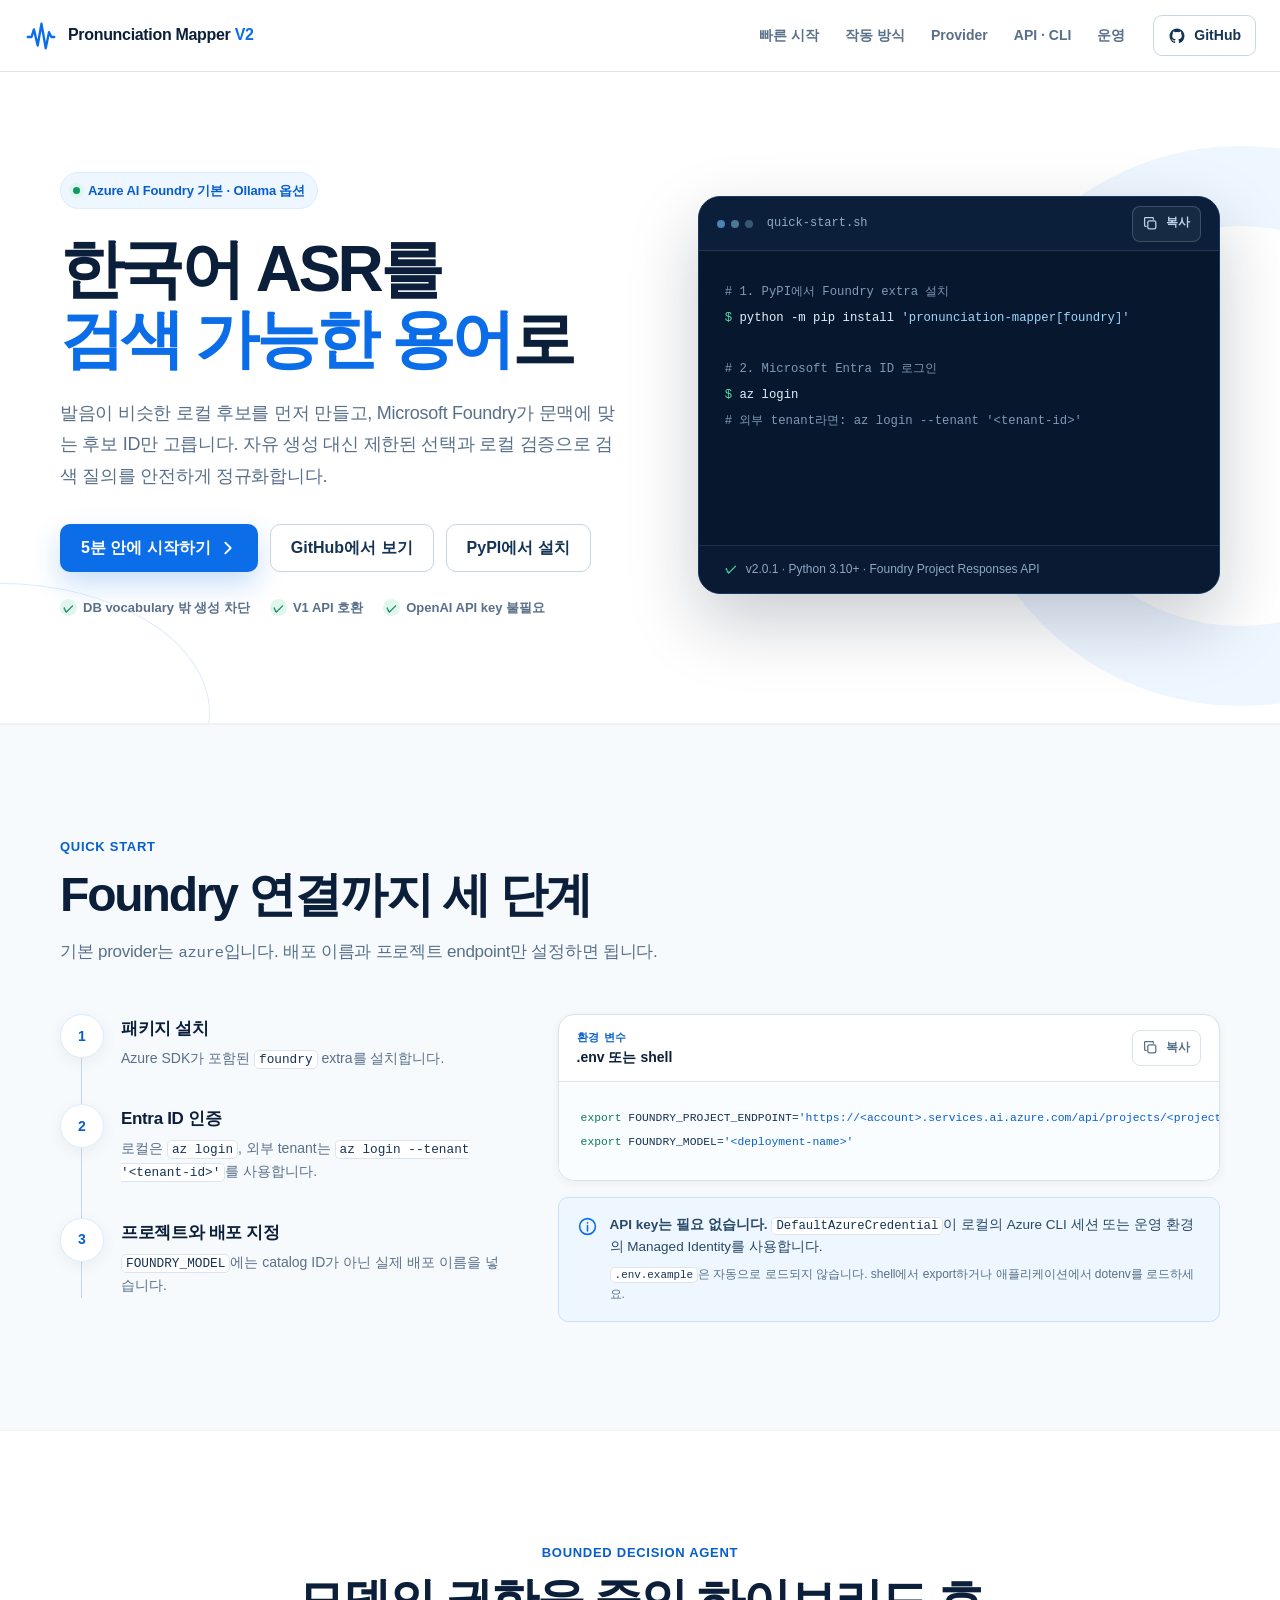
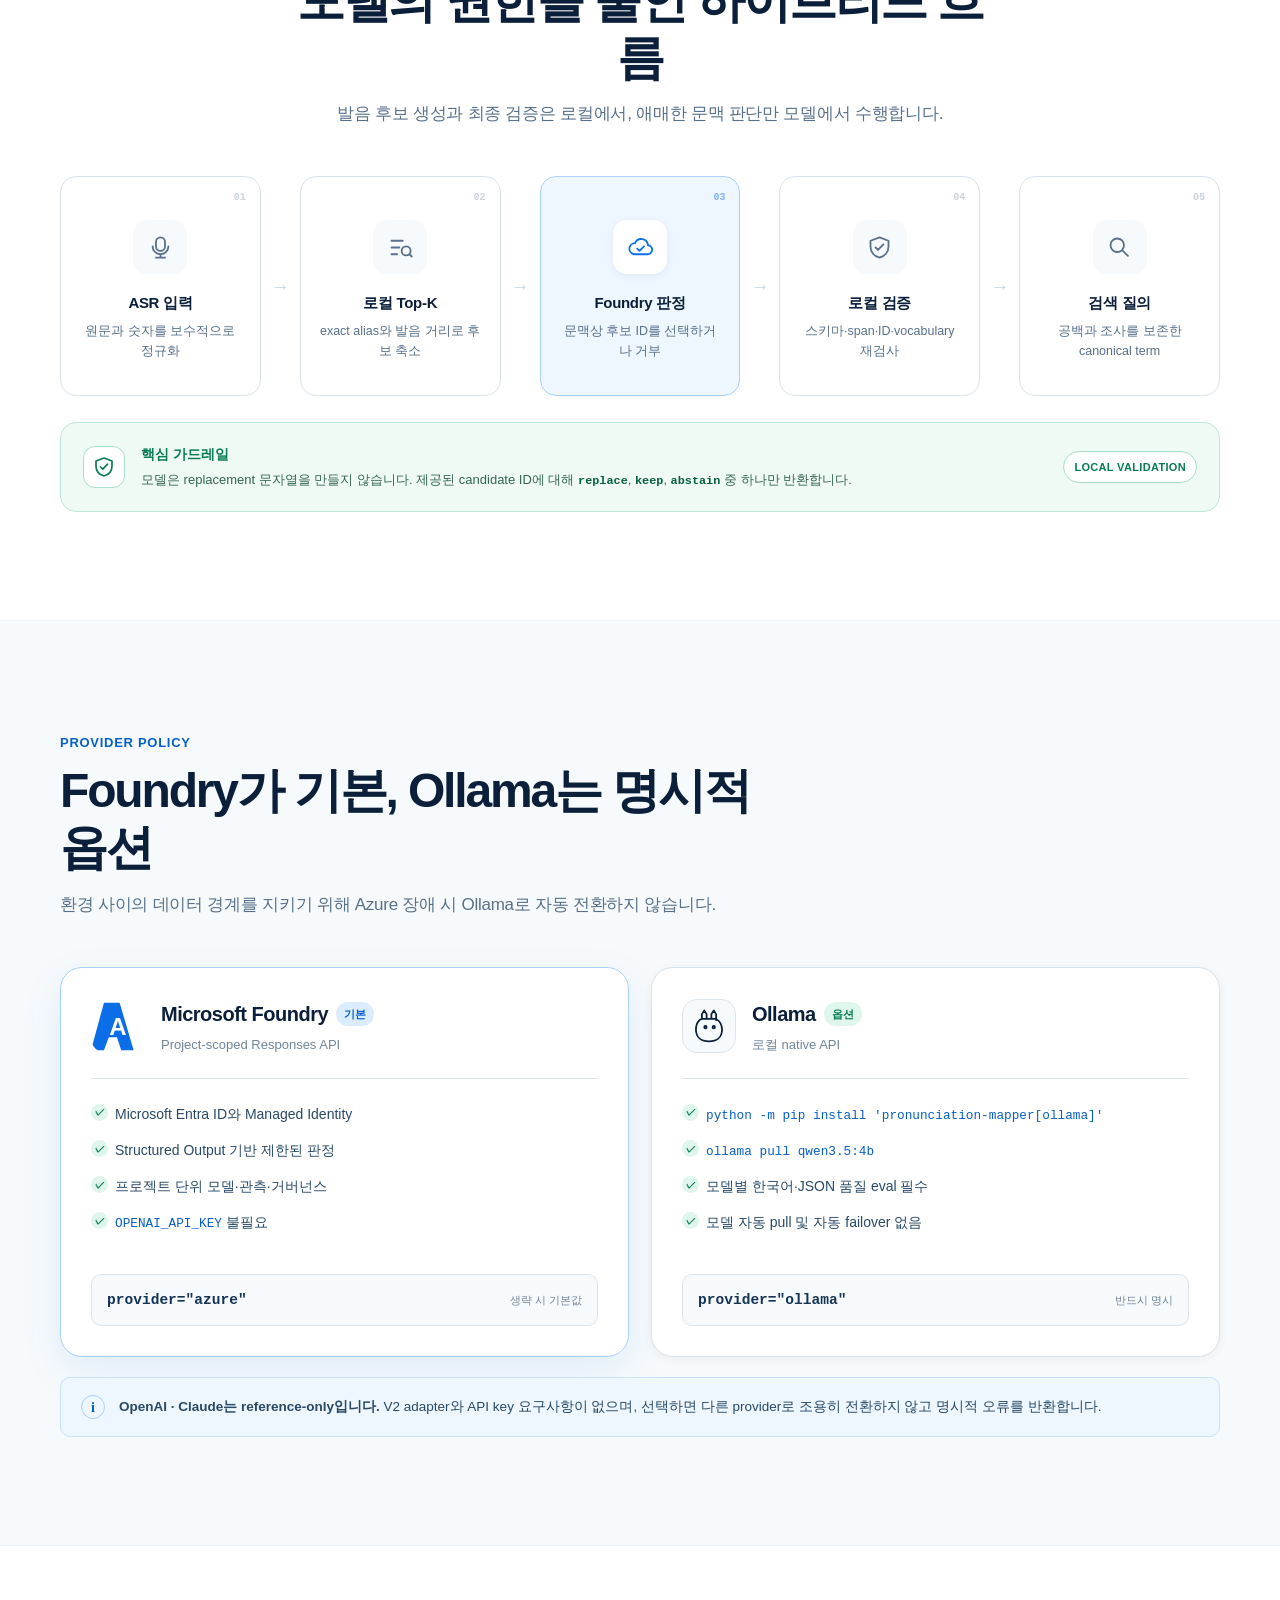
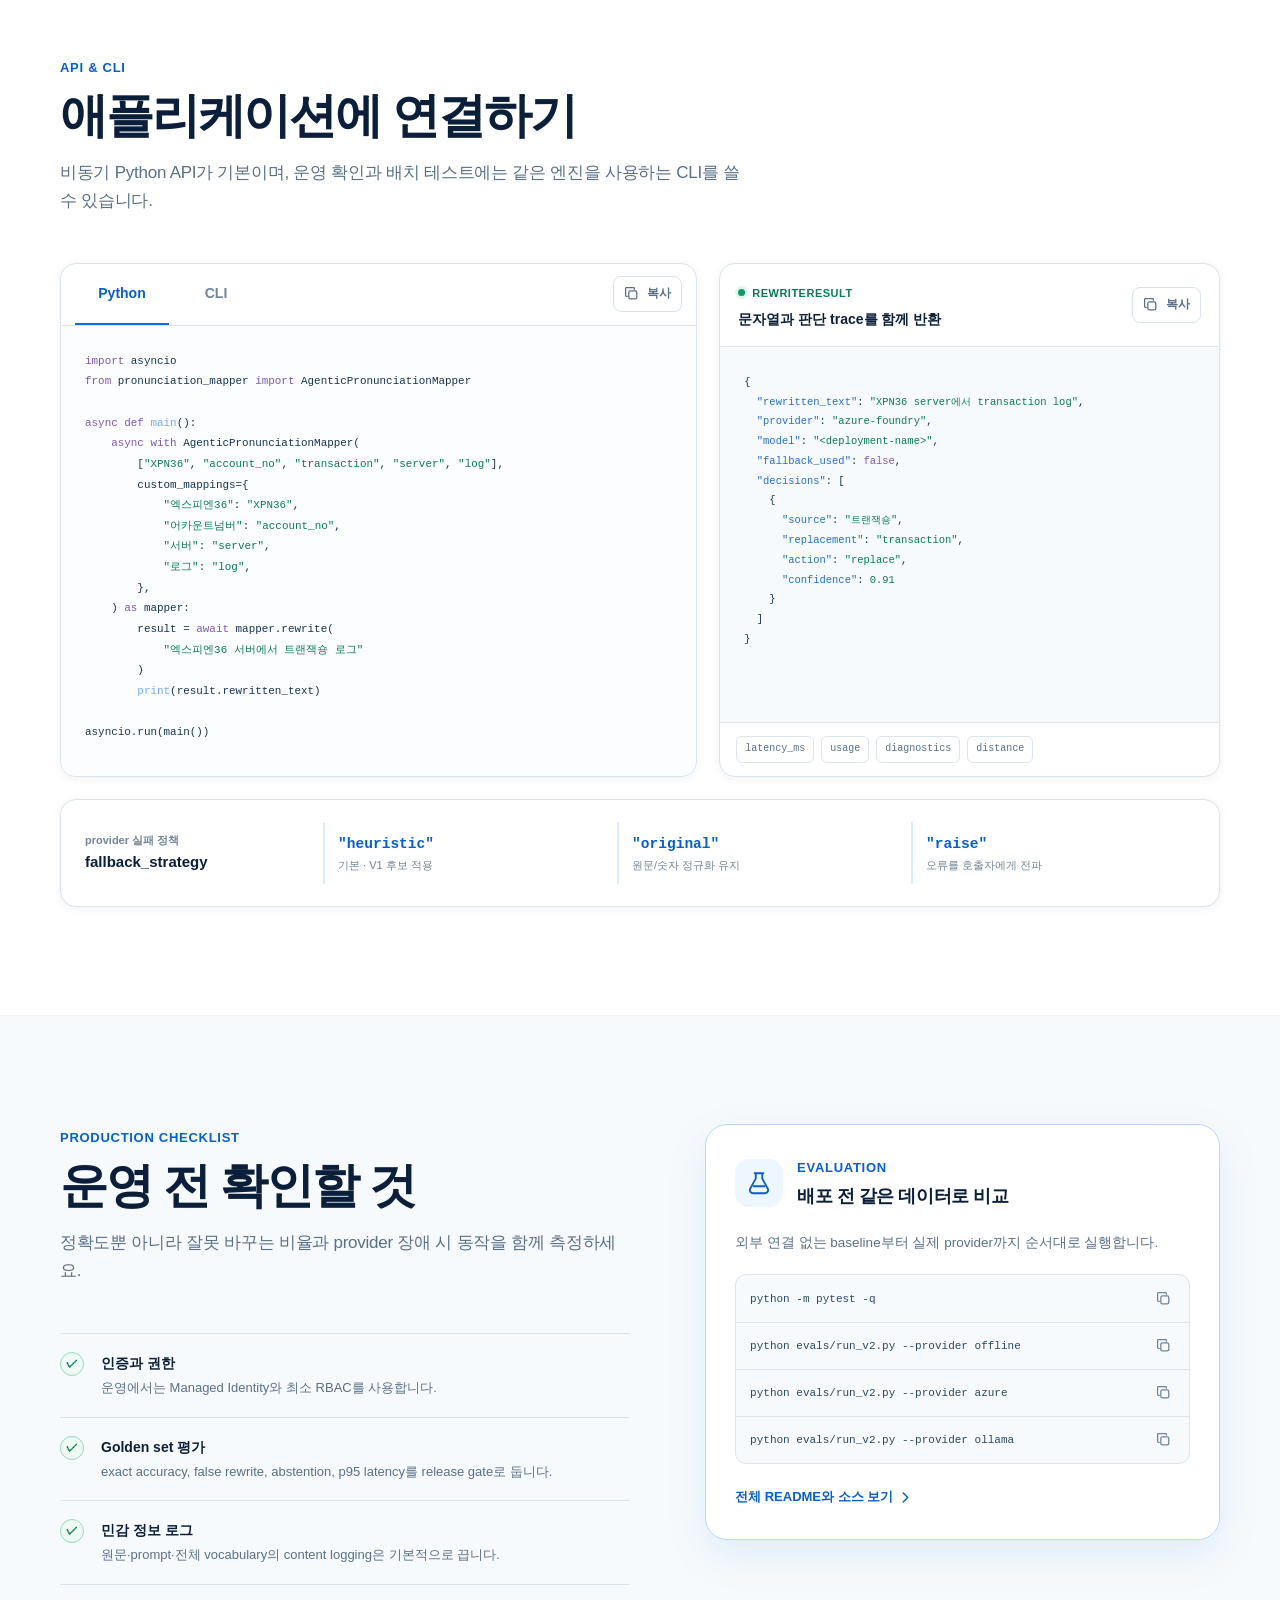
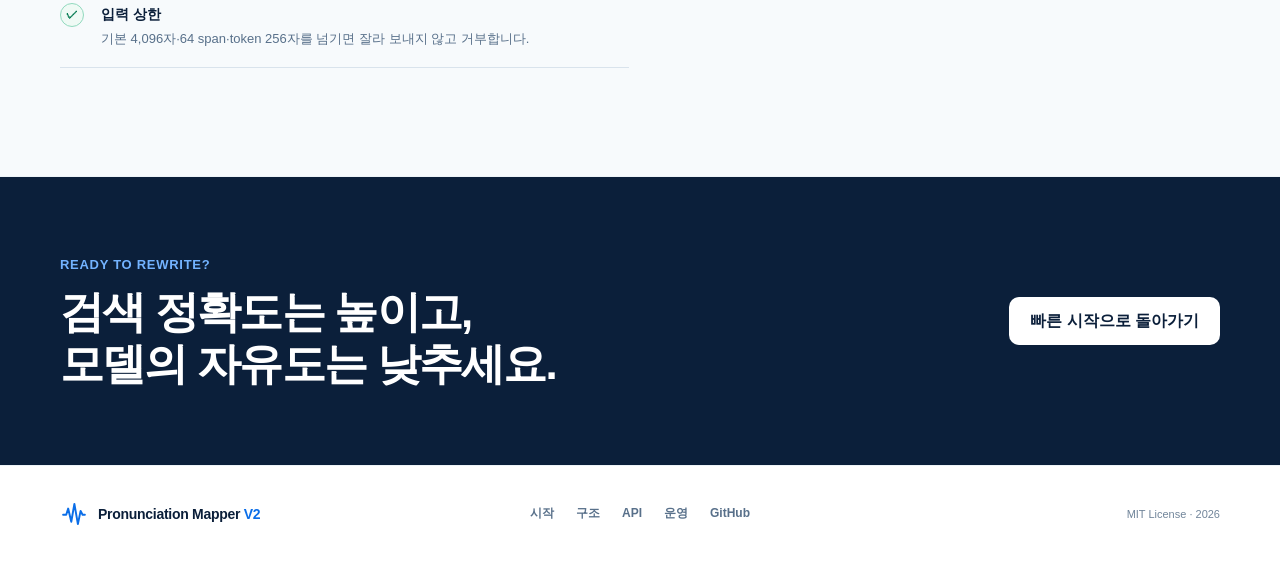
<file: index.html>
<!doctype html>
<html lang="ko">
<head>
  <meta charset="utf-8">
  <meta name="viewport" content="width=device-width, initial-scale=1">
  <meta name="theme-color" content="#ffffff">
  <meta name="description" content="Microsoft Foundry를 기본으로 사용하는 Pronunciation Mapper V2의 한국어 빠른 시작 및 운영 가이드">
  <meta property="og:title" content="Pronunciation Mapper V2 사용 가이드">
  <meta property="og:description" content="한국어 ASR 결과를 검색 가능한 DB 용어로 안전하게 정규화하세요.">
  <meta property="og:type" content="website">
  <meta property="og:url" content="https://hyeonsangjeon.github.io/pronunciation-mapper/">
  <title>Pronunciation Mapper V2 — 사용 가이드</title>
  <link rel="canonical" href="https://hyeonsangjeon.github.io/pronunciation-mapper/">
  <link rel="stylesheet" href="./styles.css?v=2">
  <script>document.documentElement.classList.add('js');</script>
  <script src="./script.js?v=2" defer></script>
</head>
<body>
  <a class="skip-link" href="#main-content">본문으로 건너뛰기</a>

  <header class="site-header" data-header>
    <div class="header-inner">
      <a class="brand" href="#top" aria-label="Pronunciation Mapper V2 홈">
        <svg class="brand-mark" viewBox="0 0 36 36" aria-hidden="true">
          <path d="M4 19h4l2.5-8 4 17 4-23 4.5 26 3.5-17 2.5 5h3" />
        </svg>
        <span>Pronunciation Mapper <strong>V2</strong></span>
      </a>

      <button class="menu-toggle" type="button" aria-expanded="false" aria-controls="site-nav" aria-label="메뉴 열기">
        <span></span><span></span><span></span>
      </button>

      <nav class="site-nav" id="site-nav" aria-label="주요 메뉴">
        <a href="#quickstart">빠른 시작</a>
        <a href="#workflow">작동 방식</a>
        <a href="#providers">Provider</a>
        <a href="#usage">API · CLI</a>
        <a href="#operations">운영</a>
        <a class="nav-github-mobile" href="https://github.com/hyeonsangjeon/pronunciation-mapper" target="_blank" rel="noreferrer">GitHub</a>
      </nav>

      <a class="header-github" href="https://github.com/hyeonsangjeon/pronunciation-mapper" target="_blank" rel="noreferrer">
        <svg viewBox="0 0 24 24" aria-hidden="true">
          <path d="M12 2a10 10 0 0 0-3.16 19.49c.5.09.68-.22.68-.48v-1.88c-2.78.6-3.37-1.18-3.37-1.18-.45-1.16-1.11-1.47-1.11-1.47-.91-.62.07-.61.07-.61 1 .07 1.53 1.03 1.53 1.03.9 1.53 2.35 1.09 2.92.83.09-.65.35-1.09.64-1.34-2.22-.25-4.55-1.11-4.55-4.94 0-1.09.39-1.98 1.03-2.68-.1-.25-.45-1.27.1-2.64 0 0 .84-.27 2.75 1.02A9.56 9.56 0 0 1 12 6.82a9.5 9.5 0 0 1 2.5.34c1.91-1.29 2.75-1.02 2.75-1.02.55 1.37.2 2.39.1 2.64.64.7 1.03 1.59 1.03 2.68 0 3.84-2.34 4.68-4.57 4.93.36.31.68.92.68 1.85v2.77c0 .27.18.58.69.48A10 10 0 0 0 12 2Z"/>
        </svg>
        GitHub
      </a>
    </div>
  </header>

  <main id="main-content">
    <section class="hero section-anchor" id="top">
      <div class="container hero-grid">
        <div class="hero-copy reveal">
          <div class="eyebrow">
            <span class="status-dot"></span>
            Azure AI Foundry 기본 · Ollama 옵션
          </div>
          <h1>한국어 ASR를<br><span>검색 가능한 용어</span>로</h1>
          <p class="hero-description">
            발음이 비슷한 로컬 후보를 먼저 만들고, Microsoft Foundry가 문맥에 맞는 후보 ID만 고릅니다.
            자유 생성 대신 제한된 선택과 로컬 검증으로 검색 질의를 안전하게 정규화합니다.
          </p>
          <div class="hero-actions">
            <a class="button button-primary" href="#quickstart">
              5분 안에 시작하기
              <svg viewBox="0 0 20 20" aria-hidden="true"><path d="m7 4 6 6-6 6"/></svg>
            </a>
            <a class="button button-secondary" href="https://github.com/hyeonsangjeon/pronunciation-mapper" target="_blank" rel="noreferrer">
              GitHub에서 보기
            </a>
            <a class="button button-secondary" href="https://pypi.org/project/pronunciation-mapper/" target="_blank" rel="noreferrer">
              PyPI에서 설치
            </a>
          </div>
          <ul class="hero-facts" aria-label="핵심 특징">
            <li><span>✓</span> DB vocabulary 밖 생성 차단</li>
            <li><span>✓</span> V1 API 호환</li>
            <li><span>✓</span> OpenAI API key 불필요</li>
          </ul>
        </div>

        <div class="terminal-card reveal" aria-label="빠른 설치 명령">
          <div class="terminal-bar">
            <div class="terminal-dots" aria-hidden="true"><span></span><span></span><span></span></div>
            <span>quick-start.sh</span>
            <button class="copy-button copy-button-dark" type="button" data-copy-target="hero-install-code" aria-label="설치 명령 복사">
              <svg viewBox="0 0 20 20" aria-hidden="true"><rect x="6" y="6" width="10" height="10" rx="2"/><path d="M4 13H3a1 1 0 0 1-1-1V3a1 1 0 0 1 1-1h9a1 1 0 0 1 1 1v1"/></svg>
              <span>복사</span>
            </button>
          </div>
          <pre id="hero-install-code"><code><span class="code-comment"># 1. PyPI에서 Foundry extra 설치</span>
<span class="code-prompt">$</span> python -m pip install <span class="code-string">'pronunciation-mapper[foundry]'</span>

<span class="code-comment"># 2. Microsoft Entra ID 로그인</span>
<span class="code-prompt">$</span> az login
<span class="code-comment"># 외부 tenant라면: az login --tenant '&lt;tenant-id&gt;'</span></code></pre>
          <div class="terminal-output">
            <span class="terminal-check">✓</span>
            <span>v2.0.1 · Python 3.10+ · Foundry Project Responses API</span>
          </div>
        </div>
      </div>
    </section>

    <section class="section section-soft section-anchor" id="quickstart">
      <div class="container">
        <div class="section-heading reveal">
          <span class="section-kicker">Quick start</span>
          <h2>Foundry 연결까지 세 단계</h2>
          <p>기본 provider는 <code>azure</code>입니다. 배포 이름과 프로젝트 endpoint만 설정하면 됩니다.</p>
        </div>

        <div class="quickstart-layout">
          <ol class="step-list reveal">
            <li>
              <span class="step-number">1</span>
              <div>
                <h3>패키지 설치</h3>
                <p>Azure SDK가 포함된 <code>foundry</code> extra를 설치합니다.</p>
              </div>
            </li>
            <li>
              <span class="step-number">2</span>
              <div>
                <h3>Entra ID 인증</h3>
                <p>로컬은 <code>az login</code>, 외부 tenant는 <code>az login --tenant '&lt;tenant-id&gt;'</code>를 사용합니다.</p>
              </div>
            </li>
            <li>
              <span class="step-number">3</span>
              <div>
                <h3>프로젝트와 배포 지정</h3>
                <p><code>FOUNDRY_MODEL</code>에는 catalog ID가 아닌 실제 배포 이름을 넣습니다.</p>
              </div>
            </li>
          </ol>

          <div class="setup-stack reveal">
            <article class="code-card">
              <div class="code-card-header">
                <div>
                  <span class="code-card-label">환경 변수</span>
                  <strong>.env 또는 shell</strong>
                </div>
                <button class="copy-button" type="button" data-copy-target="env-code" aria-label="환경 변수 복사">
                  <svg viewBox="0 0 20 20" aria-hidden="true"><rect x="6" y="6" width="10" height="10" rx="2"/><path d="M4 13H3a1 1 0 0 1-1-1V3a1 1 0 0 1 1-1h9a1 1 0 0 1 1 1v1"/></svg>
                  <span>복사</span>
                </button>
              </div>
              <pre id="env-code"><code><span class="code-keyword">export</span> FOUNDRY_PROJECT_ENDPOINT=<span class="code-string">'https://&lt;account&gt;.services.ai.azure.com/api/projects/&lt;project&gt;'</span>
<span class="code-keyword">export</span> FOUNDRY_MODEL=<span class="code-string">'&lt;deployment-name&gt;'</span></code></pre>
            </article>
            <div class="info-callout">
              <svg viewBox="0 0 24 24" aria-hidden="true"><circle cx="12" cy="12" r="9"/><path d="M12 11v6M12 7.5v.5"/></svg>
              <div>
                <p><strong>API key는 필요 없습니다.</strong> <code>DefaultAzureCredential</code>이 로컬의 Azure CLI 세션 또는 운영 환경의 Managed Identity를 사용합니다.</p>
                <p class="info-callout-secondary"><code>.env.example</code>은 자동으로 로드되지 않습니다. shell에서 export하거나 애플리케이션에서 dotenv를 로드하세요.</p>
              </div>
            </div>
          </div>
        </div>
      </div>
    </section>

    <section class="section section-anchor" id="workflow">
      <div class="container">
        <div class="section-heading section-heading-centered reveal">
          <span class="section-kicker">Bounded decision agent</span>
          <h2>모델의 권한을 줄인 하이브리드 흐름</h2>
          <p>발음 후보 생성과 최종 검증은 로컬에서, 애매한 문맥 판단만 모델에서 수행합니다.</p>
        </div>

        <div class="workflow reveal" aria-label="처리 흐름">
          <article class="workflow-step">
            <span class="workflow-index">01</span>
            <span class="workflow-icon">
              <svg viewBox="0 0 24 24" aria-hidden="true"><rect x="8" y="3" width="8" height="12" rx="4"/><path d="M5 11a7 7 0 0 0 14 0M12 18v3M8 21h8"/></svg>
            </span>
            <h3>ASR 입력</h3>
            <p>원문과 숫자를 보수적으로 정규화</p>
          </article>
          <span class="workflow-arrow" aria-hidden="true">→</span>
          <article class="workflow-step">
            <span class="workflow-index">02</span>
            <span class="workflow-icon">
              <svg viewBox="0 0 24 24" aria-hidden="true"><path d="M4 6h10M4 12h7M4 18h5"/><circle cx="17" cy="15" r="4"/><path d="m20 18 2 2"/></svg>
            </span>
            <h3>로컬 Top-K</h3>
            <p>exact alias와 발음 거리로 후보 축소</p>
          </article>
          <span class="workflow-arrow" aria-hidden="true">→</span>
          <article class="workflow-step workflow-step-accent">
            <span class="workflow-index">03</span>
            <span class="workflow-icon">
              <svg viewBox="0 0 24 24" aria-hidden="true"><path d="M7 18a5 5 0 0 1 1-9.9A6 6 0 0 1 19.5 10 4 4 0 0 1 19 18H7Z"/><path d="m10 13 2 2 4-4"/></svg>
            </span>
            <h3>Foundry 판정</h3>
            <p>문맥상 후보 ID를 선택하거나 거부</p>
          </article>
          <span class="workflow-arrow" aria-hidden="true">→</span>
          <article class="workflow-step">
            <span class="workflow-index">04</span>
            <span class="workflow-icon">
              <svg viewBox="0 0 24 24" aria-hidden="true"><path d="M12 3 4 6v5c0 5 3.4 8.7 8 10 4.6-1.3 8-5 8-10V6l-8-3Z"/><path d="m8.5 12 2.2 2.2 4.8-5"/></svg>
            </span>
            <h3>로컬 검증</h3>
            <p>스키마·span·ID·vocabulary 재검사</p>
          </article>
          <span class="workflow-arrow" aria-hidden="true">→</span>
          <article class="workflow-step">
            <span class="workflow-index">05</span>
            <span class="workflow-icon">
              <svg viewBox="0 0 24 24" aria-hidden="true"><circle cx="10" cy="10" r="6"/><path d="m14.5 14.5 5 5"/></svg>
            </span>
            <h3>검색 질의</h3>
            <p>공백과 조사를 보존한 canonical term</p>
          </article>
        </div>

        <div class="guardrail reveal">
          <div class="guardrail-icon">
            <svg viewBox="0 0 24 24" aria-hidden="true"><path d="M12 3 4 6v5c0 5 3.4 8.7 8 10 4.6-1.3 8-5 8-10V6l-8-3Z"/><path d="m8.5 12 2.2 2.2 4.8-5"/></svg>
          </div>
          <div>
            <strong>핵심 가드레일</strong>
            <p>모델은 replacement 문자열을 만들지 않습니다. 제공된 candidate ID에 대해 <code>replace</code>, <code>keep</code>, <code>abstain</code> 중 하나만 반환합니다.</p>
          </div>
          <span class="guardrail-badge">Local validation</span>
        </div>
      </div>
    </section>

    <section class="section section-soft section-anchor" id="providers">
      <div class="container">
        <div class="section-heading reveal">
          <span class="section-kicker">Provider policy</span>
          <h2>Foundry가 기본, Ollama는 명시적 옵션</h2>
          <p>환경 사이의 데이터 경계를 지키기 위해 Azure 장애 시 Ollama로 자동 전환하지 않습니다.</p>
        </div>

        <div class="provider-grid">
          <article class="provider-card provider-primary reveal">
            <div class="provider-top">
              <div class="provider-logo azure-logo" aria-hidden="true">A</div>
              <div>
                <div class="provider-title-row">
                  <h3>Microsoft Foundry</h3>
                  <span class="badge badge-blue">기본</span>
                </div>
                <p>Project-scoped Responses API</p>
              </div>
            </div>
            <ul class="check-list">
              <li>Microsoft Entra ID와 Managed Identity</li>
              <li>Structured Output 기반 제한된 판정</li>
              <li>프로젝트 단위 모델·관측·거버넌스</li>
              <li><code>OPENAI_API_KEY</code> 불필요</li>
            </ul>
            <div class="provider-command">
              <code>provider="azure"</code>
              <span>생략 시 기본값</span>
            </div>
          </article>

          <article class="provider-card reveal">
            <div class="provider-top">
              <div class="provider-logo ollama-logo" aria-hidden="true">
                <svg viewBox="0 0 32 32"><path d="M10 10V6l2-3 2 3v3M18 10V6l2-3 2 3v5M8 11c-2 2-3 5-3 8 0 7 5 10 11 10s11-3 11-10c0-4-2-7-5-9H10Z"/><circle cx="13" cy="17" r="1"/><circle cx="20" cy="17" r="1"/></svg>
              </div>
              <div>
                <div class="provider-title-row">
                  <h3>Ollama</h3>
                  <span class="badge badge-mint">옵션</span>
                </div>
                <p>로컬 native API</p>
              </div>
            </div>
            <ul class="check-list">
              <li><code>python -m pip install 'pronunciation-mapper[ollama]'</code></li>
              <li><code>ollama pull qwen3.5:4b</code></li>
              <li>모델별 한국어·JSON 품질 eval 필수</li>
              <li>모델 자동 pull 및 자동 failover 없음</li>
            </ul>
            <div class="provider-command">
              <code>provider="ollama"</code>
              <span>반드시 명시</span>
            </div>
          </article>
        </div>

        <div class="reference-note reveal">
          <span class="reference-icon">i</span>
          <p><strong>OpenAI · Claude는 reference-only입니다.</strong> V2 adapter와 API key 요구사항이 없으며, 선택하면 다른 provider로 조용히 전환하지 않고 명시적 오류를 반환합니다.</p>
        </div>
      </div>
    </section>

    <section class="section section-anchor" id="usage">
      <div class="container">
        <div class="section-heading reveal">
          <span class="section-kicker">API & CLI</span>
          <h2>애플리케이션에 연결하기</h2>
          <p>비동기 Python API가 기본이며, 운영 확인과 배치 테스트에는 같은 엔진을 사용하는 CLI를 쓸 수 있습니다.</p>
        </div>

        <div class="usage-grid">
          <div class="code-workbench reveal">
            <div class="tab-list" role="tablist" aria-label="사용 예시">
              <button id="tab-python" role="tab" aria-selected="true" aria-controls="panel-python" tabindex="0">Python</button>
              <button id="tab-cli" role="tab" aria-selected="false" aria-controls="panel-cli" tabindex="-1">CLI</button>
              <button class="copy-button tab-copy" type="button" data-copy-active-panel aria-label="현재 코드 복사">
                <svg viewBox="0 0 20 20" aria-hidden="true"><rect x="6" y="6" width="10" height="10" rx="2"/><path d="M4 13H3a1 1 0 0 1-1-1V3a1 1 0 0 1 1-1h9a1 1 0 0 1 1 1v1"/></svg>
                <span>복사</span>
              </button>
            </div>

            <div id="panel-python" class="tab-panel" role="tabpanel" aria-labelledby="tab-python">
              <pre><code><span class="code-keyword">import</span> asyncio
<span class="code-keyword">from</span> pronunciation_mapper <span class="code-keyword">import</span> AgenticPronunciationMapper

<span class="code-keyword">async def</span> <span class="code-function">main</span>():
    <span class="code-keyword">async with</span> AgenticPronunciationMapper(
        [<span class="code-string">"XPN36"</span>, <span class="code-string">"account_no"</span>, <span class="code-string">"transaction"</span>, <span class="code-string">"server"</span>, <span class="code-string">"log"</span>],
        custom_mappings={
            <span class="code-string">"엑스피엔36"</span>: <span class="code-string">"XPN36"</span>,
            <span class="code-string">"어카운트넘버"</span>: <span class="code-string">"account_no"</span>,
            <span class="code-string">"서버"</span>: <span class="code-string">"server"</span>,
            <span class="code-string">"로그"</span>: <span class="code-string">"log"</span>,
        },
    ) <span class="code-keyword">as</span> mapper:
        result = <span class="code-keyword">await</span> mapper.rewrite(
            <span class="code-string">"엑스피엔36 서버에서 트랜잭숑 로그"</span>
        )
        <span class="code-function">print</span>(result.rewritten_text)

asyncio.run(main())</code></pre>
            </div>

            <div id="panel-cli" class="tab-panel" role="tabpanel" aria-labelledby="tab-cli" hidden>
              <pre><code>pronunciation-mapper rewrite \
  <span class="code-string">'엑스피엔36 서버에서 트랜잭숑 로그'</span> \
  --db-terms examples/db_terms.json \
  --provider azure \
  --json

<span class="code-comment"># Ollama는 provider와 model을 명시합니다.</span>
pronunciation-mapper rewrite <span class="code-string">'트랜잭숑 로그'</span> \
  --provider ollama \
  --model qwen3.5:4b</code></pre>
            </div>
          </div>

          <article class="result-card reveal">
            <div class="result-card-header">
              <div>
                <span class="result-status"><i></i> RewriteResult</span>
                <h3>문자열과 판단 trace를 함께 반환</h3>
              </div>
              <button class="copy-button" type="button" data-copy-target="result-code" aria-label="결과 JSON 복사">
                <svg viewBox="0 0 20 20" aria-hidden="true"><rect x="6" y="6" width="10" height="10" rx="2"/><path d="M4 13H3a1 1 0 0 1-1-1V3a1 1 0 0 1 1-1h9a1 1 0 0 1 1 1v1"/></svg>
                <span>복사</span>
              </button>
            </div>
            <pre id="result-code"><code>{
  <span class="code-json-key">"rewritten_text"</span>: <span class="code-string">"XPN36 server에서 transaction log"</span>,
  <span class="code-json-key">"provider"</span>: <span class="code-string">"azure-foundry"</span>,
  <span class="code-json-key">"model"</span>: <span class="code-string">"&lt;deployment-name&gt;"</span>,
  <span class="code-json-key">"fallback_used"</span>: <span class="code-keyword">false</span>,
  <span class="code-json-key">"decisions"</span>: [
    {
      <span class="code-json-key">"source"</span>: <span class="code-string">"트랜잭숑"</span>,
      <span class="code-json-key">"replacement"</span>: <span class="code-string">"transaction"</span>,
      <span class="code-json-key">"action"</span>: <span class="code-string">"replace"</span>,
      <span class="code-json-key">"confidence"</span>: <span class="code-number">0.91</span>
    }
  ]
}</code></pre>
            <div class="result-fields" aria-label="주요 결과 필드">
              <span>latency_ms</span>
              <span>usage</span>
              <span>diagnostics</span>
              <span>distance</span>
            </div>
          </article>
        </div>

        <div class="fallback-strip reveal">
          <div>
            <span class="fallback-label">provider 실패 정책</span>
            <strong>fallback_strategy</strong>
          </div>
          <div class="fallback-options">
            <span><code>"heuristic"</code><small>기본 · V1 후보 적용</small></span>
            <span><code>"original"</code><small>원문/숫자 정규화 유지</small></span>
            <span><code>"raise"</code><small>오류를 호출자에게 전파</small></span>
          </div>
        </div>
      </div>
    </section>

    <section class="section section-soft section-anchor" id="operations">
      <div class="container operations-grid">
        <div>
          <div class="section-heading reveal">
            <span class="section-kicker">Production checklist</span>
            <h2>운영 전 확인할 것</h2>
            <p>정확도뿐 아니라 잘못 바꾸는 비율과 provider 장애 시 동작을 함께 측정하세요.</p>
          </div>
          <ul class="operations-list reveal">
            <li>
              <span class="operation-check">✓</span>
              <div><strong>인증과 권한</strong><p>운영에서는 Managed Identity와 최소 RBAC를 사용합니다.</p></div>
            </li>
            <li>
              <span class="operation-check">✓</span>
              <div><strong>Golden set 평가</strong><p>exact accuracy, false rewrite, abstention, p95 latency를 release gate로 둡니다.</p></div>
            </li>
            <li>
              <span class="operation-check">✓</span>
              <div><strong>민감 정보 로그</strong><p>원문·prompt·전체 vocabulary의 content logging은 기본적으로 끕니다.</p></div>
            </li>
            <li>
              <span class="operation-check">✓</span>
              <div><strong>입력 상한</strong><p>기본 4,096자·64 span·token 256자를 넘기면 잘라 보내지 않고 거부합니다.</p></div>
            </li>
          </ul>
        </div>

        <aside class="eval-card reveal" aria-labelledby="eval-title">
          <div class="eval-card-top">
            <span class="eval-icon">
              <svg viewBox="0 0 24 24" aria-hidden="true"><path d="M8 3h8M9 3v5l-5 9a3 3 0 0 0 2.6 4.5h10.8A3 3 0 0 0 20 17l-5-9V3"/><path d="M7 15h10"/></svg>
            </span>
            <div>
              <span class="section-kicker">Evaluation</span>
              <h3 id="eval-title">배포 전 같은 데이터로 비교</h3>
            </div>
          </div>
          <p>외부 연결 없는 baseline부터 실제 provider까지 순서대로 실행합니다.</p>
          <div class="eval-commands">
            <div>
              <code id="test-command">python -m pytest -q</code>
              <button class="copy-icon-button" type="button" data-copy-target="test-command" aria-label="테스트 명령 복사">
                <svg viewBox="0 0 20 20" aria-hidden="true"><rect x="6" y="6" width="10" height="10" rx="2"/><path d="M4 13H3a1 1 0 0 1-1-1V3a1 1 0 0 1 1-1h9a1 1 0 0 1 1 1v1"/></svg>
              </button>
            </div>
            <div>
              <code id="offline-command">python evals/run_v2.py --provider offline</code>
              <button class="copy-icon-button" type="button" data-copy-target="offline-command" aria-label="오프라인 평가 명령 복사">
                <svg viewBox="0 0 20 20" aria-hidden="true"><rect x="6" y="6" width="10" height="10" rx="2"/><path d="M4 13H3a1 1 0 0 1-1-1V3a1 1 0 0 1 1-1h9a1 1 0 0 1 1 1v1"/></svg>
              </button>
            </div>
            <div>
              <code id="azure-command">python evals/run_v2.py --provider azure</code>
              <button class="copy-icon-button" type="button" data-copy-target="azure-command" aria-label="Foundry 평가 명령 복사">
                <svg viewBox="0 0 20 20" aria-hidden="true"><rect x="6" y="6" width="10" height="10" rx="2"/><path d="M4 13H3a1 1 0 0 1-1-1V3a1 1 0 0 1 1-1h9a1 1 0 0 1 1 1v1"/></svg>
              </button>
            </div>
            <div>
              <code id="ollama-command">python evals/run_v2.py --provider ollama</code>
              <button class="copy-icon-button" type="button" data-copy-target="ollama-command" aria-label="Ollama 평가 명령 복사">
                <svg viewBox="0 0 20 20" aria-hidden="true"><rect x="6" y="6" width="10" height="10" rx="2"/><path d="M4 13H3a1 1 0 0 1-1-1V3a1 1 0 0 1 1-1h9a1 1 0 0 1 1 1v1"/></svg>
              </button>
            </div>
          </div>
          <a class="text-link" href="https://github.com/hyeonsangjeon/pronunciation-mapper" target="_blank" rel="noreferrer">
            전체 README와 소스 보기
            <svg viewBox="0 0 20 20" aria-hidden="true"><path d="m7 4 6 6-6 6"/></svg>
          </a>
        </aside>
      </div>
    </section>

    <section class="closing">
      <div class="container closing-inner reveal">
        <div>
          <span class="section-kicker">Ready to rewrite?</span>
          <h2>검색 정확도는 높이고,<br>모델의 자유도는 낮추세요.</h2>
        </div>
        <a class="button button-light" href="#quickstart">빠른 시작으로 돌아가기</a>
      </div>
    </section>
  </main>

  <footer class="site-footer">
    <div class="container footer-inner">
      <a class="brand footer-brand" href="#top">
        <svg class="brand-mark" viewBox="0 0 36 36" aria-hidden="true">
          <path d="M4 19h4l2.5-8 4 17 4-23 4.5 26 3.5-17 2.5 5h3" />
        </svg>
        <span>Pronunciation Mapper <strong>V2</strong></span>
      </a>
      <nav aria-label="하단 메뉴">
        <a href="#quickstart">시작</a>
        <a href="#workflow">구조</a>
        <a href="#usage">API</a>
        <a href="#operations">운영</a>
        <a href="https://github.com/hyeonsangjeon/pronunciation-mapper" target="_blank" rel="noreferrer">GitHub</a>
      </nav>
      <p>MIT License · <span data-current-year>2026</span></p>
    </div>
  </footer>

  <div class="sr-only" id="copy-status" aria-live="polite"></div>
</body>
</html>
</file>
<file: styles.css>
:root {
  --navy-950: #07172e;
  --navy-900: #0b1f3a;
  --navy-800: #153354;
  --navy-700: #284967;
  --slate-600: #58708a;
  --slate-500: #71859a;
  --slate-300: #c7d3df;
  --slate-200: #dce5ed;
  --slate-100: #edf3f7;
  --slate-50: #f7fafc;
  --azure-700: #075fcb;
  --azure-600: #0b6ee8;
  --azure-500: #1473e6;
  --azure-100: #dcecff;
  --azure-50: #eef6ff;
  --mint-700: #087c54;
  --mint-600: #0f9868;
  --mint-100: #dff6ed;
  --mint-50: #effaf5;
  --white: #ffffff;
  --border: #d9e3ec;
  --border-strong: #c7d6e4;
  --shadow-sm: 0 2px 10px rgba(11, 31, 58, 0.06);
  --shadow-md: 0 16px 48px rgba(11, 31, 58, 0.11);
  --shadow-blue: 0 12px 28px rgba(20, 115, 230, 0.24);
  --radius-sm: 10px;
  --radius-md: 16px;
  --radius-lg: 22px;
  --container: 1160px;
  --header-height: 72px;
  color-scheme: light;
}

*,
*::before,
*::after {
  box-sizing: border-box;
}

html {
  scroll-behavior: smooth;
  scroll-padding-top: calc(var(--header-height) + 28px);
}

body {
  margin: 0;
  min-width: 320px;
  background: var(--white);
  color: var(--navy-900);
  font-family: Pretendard, "Pretendard Variable", -apple-system, BlinkMacSystemFont, "Segoe UI", "Apple SD Gothic Neo", "Noto Sans KR", sans-serif;
  font-size: 16px;
  line-height: 1.65;
  text-rendering: optimizeLegibility;
  -webkit-font-smoothing: antialiased;
}

body.menu-open {
  overflow: hidden;
}

a {
  color: inherit;
  text-decoration: none;
}

button,
input {
  font: inherit;
}

button,
a {
  -webkit-tap-highlight-color: transparent;
}

button {
  color: inherit;
}

svg {
  display: block;
}

code,
pre {
  font-family: "SFMono-Regular", "Cascadia Code", "Roboto Mono", Consolas, monospace;
}

code {
  font-size: 0.91em;
}

p,
h1,
h2,
h3,
ul,
ol,
pre {
  margin-top: 0;
}

.container {
  width: min(calc(100% - 48px), var(--container));
  margin-inline: auto;
}

.skip-link {
  position: fixed;
  z-index: 999;
  top: 12px;
  left: 12px;
  padding: 10px 16px;
  border-radius: 8px;
  background: var(--navy-900);
  color: var(--white);
  transform: translateY(-150%);
  transition: transform 160ms ease;
}

.skip-link:focus {
  transform: translateY(0);
}

:focus-visible {
  outline: 3px solid rgba(20, 115, 230, 0.4);
  outline-offset: 3px;
}

.sr-only {
  position: absolute;
  width: 1px;
  height: 1px;
  padding: 0;
  margin: -1px;
  overflow: hidden;
  clip: rect(0, 0, 0, 0);
  white-space: nowrap;
  border: 0;
}

.site-header {
  position: sticky;
  z-index: 100;
  top: 0;
  height: var(--header-height);
  border-bottom: 1px solid rgba(217, 227, 236, 0.9);
  background: rgba(255, 255, 255, 0.96);
  transition: box-shadow 180ms ease, border-color 180ms ease;
}

.site-header.is-scrolled {
  border-color: transparent;
  box-shadow: var(--shadow-sm);
}

.header-inner {
  display: flex;
  align-items: center;
  width: min(calc(100% - 48px), 1240px);
  height: 100%;
  margin-inline: auto;
  gap: 28px;
}

.brand {
  display: inline-flex;
  flex: 0 0 auto;
  align-items: center;
  gap: 10px;
  color: var(--navy-900);
  font-size: 16px;
  font-weight: 730;
  letter-spacing: -0.02em;
}

.brand strong {
  color: var(--azure-600);
  font-weight: 800;
}

.brand-mark {
  width: 34px;
  height: 34px;
  overflow: visible;
  fill: none;
  stroke: var(--azure-600);
  stroke-linecap: round;
  stroke-linejoin: round;
  stroke-width: 2.5;
}

.site-nav {
  display: flex;
  align-items: center;
  justify-content: center;
  margin-left: auto;
  gap: 26px;
}

.site-nav a {
  position: relative;
  padding-block: 23px 22px;
  color: var(--slate-600);
  font-size: 14px;
  font-weight: 650;
  white-space: nowrap;
  transition: color 150ms ease;
}

.site-nav a::after {
  position: absolute;
  right: 0;
  bottom: -1px;
  left: 0;
  height: 2px;
  background: var(--azure-600);
  content: "";
  opacity: 0;
  transform: scaleX(0.3);
  transition: opacity 150ms ease, transform 150ms ease;
}

.site-nav a:hover,
.site-nav a.is-active {
  color: var(--azure-700);
}

.site-nav a.is-active::after {
  opacity: 1;
  transform: scaleX(1);
}

.header-github {
  display: inline-flex;
  align-items: center;
  gap: 8px;
  min-height: 38px;
  padding: 8px 14px;
  border: 1px solid var(--border-strong);
  border-radius: 9px;
  color: var(--navy-800);
  font-size: 14px;
  font-weight: 700;
  transition: background 150ms ease, border-color 150ms ease, transform 150ms ease;
}

.header-github:hover {
  border-color: var(--navy-800);
  background: var(--slate-50);
  transform: translateY(-1px);
}

.header-github svg {
  width: 18px;
  fill: currentColor;
}

.nav-github-mobile,
.menu-toggle {
  display: none;
}

.hero {
  position: relative;
  overflow: hidden;
  padding: 100px 0 104px;
  border-bottom: 1px solid var(--slate-100);
}

.hero::before,
.hero::after {
  position: absolute;
  z-index: -1;
  content: "";
  pointer-events: none;
}

.hero::before {
  top: 74px;
  right: -240px;
  width: 560px;
  height: 560px;
  border: 80px solid var(--azure-50);
  border-radius: 50%;
}

.hero::after {
  bottom: -120px;
  left: -210px;
  width: 420px;
  height: 260px;
  border: 1px solid var(--azure-100);
  border-radius: 50%;
}

.hero-grid {
  display: grid;
  grid-template-columns: minmax(0, 1.04fr) minmax(430px, 0.96fr);
  align-items: center;
  gap: 72px;
}

.eyebrow,
.section-kicker {
  color: var(--azure-700);
  font-size: 13px;
  font-weight: 800;
  letter-spacing: 0.055em;
  text-transform: uppercase;
}

.eyebrow {
  display: inline-flex;
  align-items: center;
  gap: 8px;
  padding: 7px 12px;
  border: 1px solid var(--azure-100);
  border-radius: 999px;
  background: var(--azure-50);
  letter-spacing: -0.01em;
  text-transform: none;
}

.status-dot {
  width: 7px;
  height: 7px;
  border-radius: 50%;
  background: var(--mint-600);
  box-shadow: 0 0 0 4px var(--mint-100);
}

.hero h1 {
  max-width: 660px;
  margin: 26px 0 24px;
  font-size: clamp(46px, 5vw, 69px);
  font-weight: 820;
  line-height: 1.08;
  letter-spacing: -0.055em;
}

.hero h1 span {
  color: var(--azure-600);
}

.hero-description {
  max-width: 610px;
  margin-bottom: 32px;
  color: var(--slate-600);
  font-size: 18px;
  line-height: 1.75;
  letter-spacing: -0.015em;
}

.hero-actions {
  display: flex;
  align-items: center;
  gap: 12px;
}

.button {
  display: inline-flex;
  align-items: center;
  justify-content: center;
  gap: 8px;
  min-height: 48px;
  padding: 12px 20px;
  border: 1px solid transparent;
  border-radius: 10px;
  font-weight: 750;
  line-height: 1;
  transition: box-shadow 160ms ease, background 160ms ease, border-color 160ms ease, transform 160ms ease;
}

.button:hover {
  transform: translateY(-2px);
}

.button svg,
.text-link svg {
  width: 18px;
  height: 18px;
  fill: none;
  stroke: currentColor;
  stroke-linecap: round;
  stroke-linejoin: round;
  stroke-width: 2;
}

.button-primary {
  background: var(--azure-600);
  color: var(--white);
  box-shadow: var(--shadow-blue);
}

.button-primary:hover {
  background: var(--azure-700);
  box-shadow: 0 15px 34px rgba(20, 115, 230, 0.29);
}

.button-secondary {
  border-color: var(--border-strong);
  background: var(--white);
  color: var(--navy-800);
}

.button-secondary:hover {
  border-color: var(--navy-700);
  background: var(--slate-50);
}

.hero-facts {
  display: flex;
  flex-wrap: wrap;
  gap: 10px 20px;
  margin: 25px 0 0;
  padding: 0;
  color: var(--slate-600);
  font-size: 13px;
  font-weight: 600;
  list-style: none;
}

.hero-facts li {
  display: inline-flex;
  align-items: center;
  gap: 6px;
}

.hero-facts span {
  display: inline-grid;
  width: 17px;
  height: 17px;
  place-items: center;
  border-radius: 50%;
  background: var(--mint-100);
  color: var(--mint-700);
  font-size: 11px;
  font-weight: 900;
}

.terminal-card {
  overflow: hidden;
  border: 1px solid #173a62;
  border-radius: var(--radius-lg);
  background: var(--navy-950);
  color: #dbeaff;
  box-shadow: 0 28px 70px rgba(7, 23, 46, 0.22);
  transform: translateY(8px);
}

.terminal-bar {
  display: flex;
  align-items: center;
  min-height: 54px;
  padding: 0 18px;
  border-bottom: 1px solid rgba(199, 214, 228, 0.13);
  background: var(--navy-900);
  color: #91abc7;
  font-family: "SFMono-Regular", "Cascadia Code", monospace;
  font-size: 12px;
}

.terminal-dots {
  display: flex;
  gap: 6px;
  margin-right: 14px;
}

.terminal-dots span {
  width: 8px;
  height: 8px;
  border-radius: 50%;
  background: #395775;
}

.terminal-dots span:first-child {
  background: #4c84b8;
}

.terminal-dots span:nth-child(2) {
  background: #4b7a96;
}

.terminal-card pre {
  min-height: 294px;
  margin: 0;
  padding: 28px 26px;
  overflow-x: auto;
  color: #e4efff;
  font-size: 13.5px;
  line-height: 1.9;
  tab-size: 2;
  white-space: pre-wrap;
  overflow-wrap: anywhere;
}

.copy-button {
  display: inline-flex;
  align-items: center;
  gap: 7px;
  min-height: 34px;
  padding: 7px 10px;
  border: 1px solid var(--border);
  border-radius: 8px;
  background: var(--white);
  color: var(--slate-600);
  cursor: pointer;
  font-size: 12px;
  font-weight: 700;
  transition: color 140ms ease, border-color 140ms ease, background 140ms ease;
}

.copy-button:hover {
  border-color: var(--azure-500);
  color: var(--azure-700);
}

.copy-button svg,
.copy-icon-button svg {
  width: 16px;
  height: 16px;
  fill: none;
  stroke: currentColor;
  stroke-linecap: round;
  stroke-linejoin: round;
  stroke-width: 1.6;
}

.copy-button-dark {
  margin-left: auto;
  border-color: rgba(219, 234, 255, 0.2);
  background: rgba(255, 255, 255, 0.05);
  color: #bcd0e8;
}

.copy-button-dark:hover {
  border-color: rgba(219, 234, 255, 0.5);
  background: rgba(255, 255, 255, 0.1);
  color: var(--white);
}

.copy-button.is-copied,
.copy-icon-button.is-copied {
  border-color: #8dd3b8;
  background: var(--mint-50);
  color: var(--mint-700);
}

.terminal-output {
  display: flex;
  align-items: center;
  gap: 9px;
  min-height: 48px;
  padding: 0 26px;
  border-top: 1px solid rgba(199, 214, 228, 0.11);
  background: #091a32;
  color: #8fa8c4;
  font-size: 12px;
}

.terminal-check {
  color: #41d29b;
  font-weight: 900;
}

.code-comment {
  color: #7f9ab7;
}

.code-prompt,
.code-keyword {
  color: #55d9a5;
}

.code-string {
  color: #9ed7ff;
}

.code-function {
  color: #72a9ff;
}

.code-json-key {
  color: #246fc8;
}

.code-number {
  color: #087c54;
}

.section {
  padding: 108px 0;
}

.section-soft {
  border-top: 1px solid var(--slate-100);
  border-bottom: 1px solid var(--slate-100);
  background: var(--slate-50);
}

.section-heading {
  max-width: 690px;
  margin-bottom: 48px;
}

.section-heading-centered {
  margin-right: auto;
  margin-left: auto;
  text-align: center;
}

.section-heading h2 {
  margin: 8px 0 14px;
  font-size: clamp(34px, 4vw, 48px);
  font-weight: 810;
  line-height: 1.18;
  letter-spacing: -0.045em;
}

.section-heading p {
  margin: 0;
  color: var(--slate-600);
  font-size: 17px;
  letter-spacing: -0.015em;
}

.quickstart-layout {
  display: grid;
  grid-template-columns: 0.8fr 1.2fr;
  gap: 56px;
}

.step-list {
  position: relative;
  margin: 0;
  padding: 0;
  list-style: none;
}

.step-list::before {
  position: absolute;
  top: 24px;
  bottom: 24px;
  left: 21px;
  width: 1px;
  background: var(--border-strong);
  content: "";
}

.step-list li {
  position: relative;
  display: grid;
  grid-template-columns: 44px 1fr;
  align-items: start;
  gap: 17px;
}

.step-list li + li {
  margin-top: 34px;
}

.step-number {
  display: grid;
  z-index: 1;
  width: 44px;
  height: 44px;
  place-items: center;
  border: 1px solid var(--azure-100);
  border-radius: 50%;
  background: var(--white);
  color: var(--azure-700);
  font-size: 14px;
  font-weight: 850;
  box-shadow: 0 4px 15px rgba(11, 31, 58, 0.06);
}

.step-list h3 {
  margin: 1px 0 4px;
  font-size: 17px;
  letter-spacing: -0.02em;
}

.step-list p {
  margin: 0;
  color: var(--slate-600);
  font-size: 14px;
}

.step-list code,
.info-callout code {
  padding: 1px 4px;
  border: 1px solid var(--slate-200);
  border-radius: 5px;
  background: var(--white);
  color: var(--navy-800);
}

.setup-stack {
  display: grid;
  gap: 16px;
}

.code-card,
.code-workbench,
.result-card {
  overflow: hidden;
  border: 1px solid var(--border);
  border-radius: var(--radius-md);
  background: var(--white);
  box-shadow: var(--shadow-sm);
}

.code-card-header,
.result-card-header {
  display: flex;
  align-items: center;
  justify-content: space-between;
  gap: 20px;
  min-height: 67px;
  padding: 12px 18px;
  border-bottom: 1px solid var(--slate-200);
}

.code-card-header > div {
  display: flex;
  flex-direction: column;
}

.code-card-label {
  color: var(--azure-700);
  font-size: 11px;
  font-weight: 800;
  letter-spacing: 0.06em;
  text-transform: uppercase;
}

.code-card-header strong {
  font-size: 14px;
}

.code-card pre {
  margin: 0;
  padding: 25px 22px;
  overflow-x: auto;
  background: #fafdff;
  color: var(--navy-800);
  font-size: 12.5px;
  line-height: 1.9;
}

.code-card .code-string {
  color: var(--azure-700);
}

.code-card .code-keyword {
  color: var(--mint-700);
}

.info-callout {
  display: flex;
  align-items: flex-start;
  gap: 12px;
  padding: 16px 18px;
  border: 1px solid #c8e1ff;
  border-radius: var(--radius-sm);
  background: var(--azure-50);
}

.info-callout svg {
  flex: 0 0 auto;
  width: 21px;
  height: 21px;
  margin-top: 2px;
  fill: none;
  stroke: var(--azure-600);
  stroke-linecap: round;
  stroke-width: 1.8;
}

.info-callout p {
  margin: 0;
  color: var(--navy-700);
  font-size: 13.5px;
}

.info-callout-secondary {
  margin-top: 7px !important;
  color: var(--slate-600) !important;
  font-size: 12px !important;
}

.workflow {
  display: grid;
  grid-template-columns: 1fr auto 1fr auto 1fr auto 1fr auto 1fr;
  align-items: center;
  gap: 10px;
}

.workflow-step {
  position: relative;
  min-height: 220px;
  padding: 24px 18px 20px;
  border: 1px solid var(--border);
  border-radius: var(--radius-md);
  background: var(--white);
  text-align: center;
  transition: border-color 160ms ease, box-shadow 160ms ease, transform 160ms ease;
}

.workflow-step:hover {
  border-color: var(--azure-100);
  box-shadow: var(--shadow-sm);
  transform: translateY(-3px);
}

.workflow-step-accent {
  border-color: #a9d0ff;
  background: var(--azure-50);
}

.workflow-index {
  position: absolute;
  top: 13px;
  right: 14px;
  color: var(--slate-300);
  font-family: "SFMono-Regular", monospace;
  font-size: 10px;
  font-weight: 700;
}

.workflow-step-accent .workflow-index {
  color: #7db4f3;
}

.workflow-icon {
  display: inline-grid;
  width: 54px;
  height: 54px;
  margin: 19px auto 17px;
  place-items: center;
  border-radius: 14px;
  background: var(--slate-50);
  color: var(--slate-600);
}

.workflow-step-accent .workflow-icon {
  background: var(--white);
  color: var(--azure-600);
  box-shadow: var(--shadow-sm);
}

.workflow-icon svg {
  width: 27px;
  height: 27px;
  fill: none;
  stroke: currentColor;
  stroke-linecap: round;
  stroke-linejoin: round;
  stroke-width: 1.6;
}

.workflow-step h3 {
  margin-bottom: 6px;
  font-size: 15px;
  letter-spacing: -0.02em;
}

.workflow-step p {
  margin: 0;
  color: var(--slate-600);
  font-size: 12.5px;
  line-height: 1.55;
}

.workflow-arrow {
  color: var(--slate-300);
  font-size: 19px;
}

.guardrail {
  display: flex;
  align-items: center;
  gap: 16px;
  margin-top: 26px;
  padding: 20px 22px;
  border: 1px solid #bce8d7;
  border-radius: var(--radius-md);
  background: var(--mint-50);
}

.guardrail-icon {
  display: grid;
  flex: 0 0 auto;
  width: 42px;
  height: 42px;
  place-items: center;
  border: 1px solid #a9ddca;
  border-radius: 12px;
  background: var(--white);
  color: var(--mint-700);
}

.guardrail-icon svg {
  width: 24px;
  height: 24px;
  fill: none;
  stroke: currentColor;
  stroke-linecap: round;
  stroke-linejoin: round;
  stroke-width: 1.7;
}

.guardrail strong {
  display: block;
  margin-bottom: 2px;
  color: var(--mint-700);
  font-size: 14px;
}

.guardrail p {
  margin: 0;
  color: #356655;
  font-size: 13px;
}

.guardrail code {
  color: #075f42;
  font-weight: 700;
}

.guardrail-badge {
  flex: 0 0 auto;
  margin-left: auto;
  padding: 6px 10px;
  border: 1px solid #a9ddca;
  border-radius: 999px;
  background: var(--white);
  color: var(--mint-700);
  font-size: 11px;
  font-weight: 800;
  letter-spacing: 0.03em;
  text-transform: uppercase;
}

.provider-grid {
  display: grid;
  grid-template-columns: repeat(2, minmax(0, 1fr));
  gap: 22px;
}

.provider-card {
  display: flex;
  flex-direction: column;
  min-height: 390px;
  padding: 30px;
  border: 1px solid var(--border);
  border-radius: var(--radius-lg);
  background: var(--white);
  box-shadow: var(--shadow-sm);
}

.provider-primary {
  border-color: #a9d0ff;
  box-shadow: 0 14px 40px rgba(20, 115, 230, 0.1);
}

.provider-top {
  display: flex;
  align-items: center;
  gap: 16px;
  padding-bottom: 23px;
  border-bottom: 1px solid var(--slate-200);
}

.provider-logo {
  display: grid;
  flex: 0 0 auto;
  width: 54px;
  height: 54px;
  place-items: center;
  border-radius: 15px;
  font-size: 24px;
  font-weight: 850;
}

.azure-logo {
  background: var(--azure-600);
  color: var(--white);
  clip-path: polygon(24% 6%, 53% 6%, 79% 94%, 56% 94%, 48% 70%, 33% 70%, 24% 94%, 0 94%);
}

.ollama-logo {
  border: 1px solid var(--slate-200);
  background: var(--slate-50);
}

.ollama-logo svg {
  width: 38px;
  height: 38px;
  fill: none;
  stroke: var(--navy-900);
  stroke-linecap: round;
  stroke-linejoin: round;
  stroke-width: 1.5;
}

.provider-title-row {
  display: flex;
  align-items: center;
  flex-wrap: wrap;
  gap: 8px;
}

.provider-title-row h3 {
  margin: 0;
  font-size: 20px;
  letter-spacing: -0.025em;
}

.provider-top p {
  margin: 3px 0 0;
  color: var(--slate-500);
  font-size: 13px;
}

.badge {
  display: inline-flex;
  align-items: center;
  min-height: 23px;
  padding: 3px 8px;
  border-radius: 999px;
  font-size: 11px;
  font-weight: 800;
}

.badge-blue {
  background: var(--azure-100);
  color: var(--azure-700);
}

.badge-mint {
  background: var(--mint-100);
  color: var(--mint-700);
}

.check-list {
  display: grid;
  gap: 13px;
  margin: 24px 0;
  padding: 0;
  color: var(--navy-700);
  font-size: 14px;
  list-style: none;
}

.check-list li {
  position: relative;
  padding-left: 24px;
}

.check-list li::before {
  position: absolute;
  top: 1px;
  left: 0;
  display: grid;
  width: 17px;
  height: 17px;
  place-items: center;
  border-radius: 50%;
  background: var(--mint-100);
  color: var(--mint-700);
  content: "✓";
  font-size: 10px;
  font-weight: 900;
}

.check-list code {
  color: var(--azure-700);
}

.provider-command {
  display: flex;
  align-items: center;
  justify-content: space-between;
  gap: 12px;
  margin-top: auto;
  padding: 13px 15px;
  border: 1px solid var(--slate-200);
  border-radius: 10px;
  background: var(--slate-50);
}

.provider-command code {
  color: var(--navy-800);
  font-weight: 700;
}

.provider-command span {
  color: var(--slate-500);
  font-size: 11px;
}

.reference-note {
  display: flex;
  align-items: center;
  gap: 14px;
  margin-top: 20px;
  padding: 17px 20px;
  border: 1px solid #c8e1ff;
  border-radius: var(--radius-sm);
  background: var(--azure-50);
}

.reference-note p {
  margin: 0;
  color: var(--navy-700);
  font-size: 13.5px;
}

.reference-icon {
  display: grid;
  flex: 0 0 auto;
  width: 24px;
  height: 24px;
  place-items: center;
  border: 1px solid #a9d0ff;
  border-radius: 50%;
  color: var(--azure-700);
  font-family: Georgia, serif;
  font-size: 14px;
  font-weight: 700;
}

.usage-grid {
  display: grid;
  grid-template-columns: minmax(0, 1.12fr) minmax(370px, 0.88fr);
  align-items: stretch;
  gap: 22px;
}

.code-workbench,
.result-card {
  min-width: 0;
}

.tab-list {
  display: flex;
  align-items: center;
  min-height: 62px;
  padding: 0 14px;
  border-bottom: 1px solid var(--slate-200);
}

.tab-list [role="tab"] {
  align-self: stretch;
  min-width: 94px;
  padding: 0 18px;
  border: 0;
  border-bottom: 2px solid transparent;
  background: transparent;
  color: var(--slate-500);
  cursor: pointer;
  font-size: 14px;
  font-weight: 750;
}

.tab-list [role="tab"][aria-selected="true"] {
  border-bottom-color: var(--azure-600);
  color: var(--azure-700);
}

.tab-copy {
  margin-left: auto;
}

.tab-panel {
  height: calc(100% - 62px);
  min-height: 450px;
  background: #fbfdff;
}

.tab-panel[hidden] {
  display: none;
}

.tab-panel pre,
.result-card pre {
  height: 100%;
  margin: 0;
  padding: 25px 24px;
  overflow: auto;
  color: var(--navy-800);
  font-size: 12px;
  line-height: 1.72;
  tab-size: 4;
}

.tab-panel .code-string,
.result-card .code-string {
  color: #087c54;
}

.tab-panel .code-keyword,
.result-card .code-keyword {
  color: #8055b5;
}

.result-card {
  display: flex;
  flex-direction: column;
}

.result-card-header {
  min-height: 83px;
}

.result-card-header h3 {
  margin: 4px 0 0;
  font-size: 14px;
}

.result-status {
  display: inline-flex;
  align-items: center;
  gap: 7px;
  color: var(--mint-700);
  font-size: 11px;
  font-weight: 800;
  letter-spacing: 0.045em;
  text-transform: uppercase;
}

.result-status i {
  width: 7px;
  height: 7px;
  border-radius: 50%;
  background: var(--mint-600);
  box-shadow: 0 0 0 3px var(--mint-100);
}

.result-card pre {
  flex: 1 1 auto;
  min-height: 360px;
  background: var(--slate-50);
  font-size: 11.5px;
}

.result-fields {
  display: flex;
  flex-wrap: wrap;
  gap: 7px;
  padding: 13px 16px;
  border-top: 1px solid var(--slate-200);
}

.result-fields span {
  padding: 4px 8px;
  border: 1px solid var(--slate-200);
  border-radius: 6px;
  background: var(--white);
  color: var(--slate-600);
  font-family: "SFMono-Regular", monospace;
  font-size: 10px;
}

.fallback-strip {
  display: grid;
  grid-template-columns: 210px 1fr;
  align-items: center;
  gap: 28px;
  margin-top: 22px;
  padding: 22px 24px;
  border: 1px solid var(--border);
  border-radius: var(--radius-md);
  background: var(--white);
  box-shadow: var(--shadow-sm);
}

.fallback-strip > div:first-child {
  display: flex;
  flex-direction: column;
}

.fallback-label {
  color: var(--slate-500);
  font-size: 11px;
  font-weight: 700;
}

.fallback-strip strong {
  font-size: 15px;
}

.fallback-options {
  display: grid;
  grid-template-columns: repeat(3, minmax(0, 1fr));
  gap: 10px;
}

.fallback-options > span {
  display: flex;
  flex-direction: column;
  padding: 10px 13px;
  border-left: 2px solid var(--azure-100);
}

.fallback-options code {
  color: var(--azure-700);
  font-weight: 700;
}

.fallback-options small {
  color: var(--slate-500);
  font-size: 11px;
}

.operations-grid {
  display: grid;
  grid-template-columns: minmax(0, 1.05fr) minmax(390px, 0.95fr);
  align-items: start;
  gap: 76px;
}

.operations-list {
  display: grid;
  gap: 0;
  margin: 0;
  padding: 0;
  border-top: 1px solid var(--border);
  list-style: none;
}

.operations-list li {
  display: grid;
  grid-template-columns: 28px 1fr;
  gap: 13px;
  padding: 18px 0;
  border-bottom: 1px solid var(--border);
}

.operation-check {
  display: grid;
  width: 24px;
  height: 24px;
  place-items: center;
  border: 1px solid #91d9be;
  border-radius: 50%;
  background: var(--mint-50);
  color: var(--mint-700);
  font-size: 12px;
  font-weight: 900;
}

.operations-list strong {
  display: block;
  margin-bottom: 2px;
  font-size: 14px;
}

.operations-list p {
  margin: 0;
  color: var(--slate-600);
  font-size: 13px;
}

.eval-card {
  padding: 29px;
  border: 1px solid #b9d8fc;
  border-radius: var(--radius-lg);
  background: var(--white);
  box-shadow: 0 15px 42px rgba(20, 115, 230, 0.1);
}

.eval-card-top {
  display: flex;
  align-items: center;
  gap: 14px;
}

.eval-icon {
  display: grid;
  flex: 0 0 auto;
  width: 48px;
  height: 48px;
  place-items: center;
  border-radius: 14px;
  background: var(--azure-50);
  color: var(--azure-700);
}

.eval-icon svg {
  width: 26px;
  height: 26px;
  fill: none;
  stroke: currentColor;
  stroke-linecap: round;
  stroke-linejoin: round;
  stroke-width: 1.7;
}

.eval-card h3 {
  margin: 2px 0 0;
  font-size: 18px;
  letter-spacing: -0.025em;
}

.eval-card > p {
  margin: 20px 0;
  color: var(--slate-600);
  font-size: 13.5px;
}

.eval-commands {
  overflow: hidden;
  border: 1px solid var(--slate-200);
  border-radius: 11px;
  background: var(--slate-50);
}

.eval-commands > div {
  display: flex;
  align-items: center;
  gap: 10px;
  min-height: 47px;
  padding: 8px 10px 8px 14px;
}

.eval-commands > div + div {
  border-top: 1px solid var(--slate-200);
}

.eval-commands code {
  min-width: 0;
  color: var(--navy-700);
  font-size: 11px;
  overflow-wrap: anywhere;
}

.copy-icon-button {
  display: grid;
  flex: 0 0 auto;
  width: 30px;
  height: 30px;
  margin-left: auto;
  place-items: center;
  border: 1px solid transparent;
  border-radius: 7px;
  background: transparent;
  color: var(--slate-500);
  cursor: pointer;
}

.copy-icon-button:hover {
  border-color: var(--border);
  background: var(--white);
  color: var(--azure-700);
}

.text-link {
  display: inline-flex;
  align-items: center;
  gap: 5px;
  margin-top: 22px;
  color: var(--azure-700);
  font-size: 13px;
  font-weight: 750;
}

.text-link:hover {
  text-decoration: underline;
  text-underline-offset: 4px;
}

.text-link svg {
  width: 15px;
  height: 15px;
}

.closing {
  padding: 74px 0;
  background: var(--navy-900);
  color: var(--white);
}

.closing-inner {
  display: flex;
  align-items: center;
  justify-content: space-between;
  gap: 40px;
}

.closing .section-kicker {
  color: #73b3ff;
}

.closing h2 {
  margin: 8px 0 0;
  font-size: clamp(31px, 4vw, 44px);
  line-height: 1.2;
  letter-spacing: -0.04em;
}

.button-light {
  flex: 0 0 auto;
  background: var(--white);
  color: var(--navy-900);
}

.button-light:hover {
  background: var(--azure-50);
}

.site-footer {
  padding: 34px 0;
  border-top: 1px solid var(--slate-100);
  background: var(--white);
}

.footer-inner {
  display: grid;
  grid-template-columns: 1fr auto 1fr;
  align-items: center;
  gap: 24px;
}

.footer-brand {
  font-size: 14px;
}

.footer-brand .brand-mark {
  width: 28px;
  height: 28px;
}

.footer-inner nav {
  display: flex;
  gap: 22px;
}

.footer-inner nav a {
  color: var(--slate-600);
  font-size: 12px;
  font-weight: 650;
}

.footer-inner nav a:hover {
  color: var(--azure-700);
}

.footer-inner p {
  justify-self: end;
  margin: 0;
  color: var(--slate-500);
  font-size: 11px;
}

html.js .reveal {
  opacity: 0;
  transform: translateY(18px);
  transition: opacity 560ms ease, transform 560ms ease;
}

html.js .reveal.is-visible {
  opacity: 1;
  transform: translateY(0);
}

@media (max-width: 1060px) {
  .site-nav {
    gap: 17px;
  }

  .hero-grid {
    grid-template-columns: 1fr 0.9fr;
    gap: 46px;
  }

  .hero h1 {
    font-size: 52px;
  }

  .workflow {
    grid-template-columns: repeat(5, 1fr);
    gap: 12px;
  }

  .workflow-arrow {
    display: none;
  }

  .workflow-step {
    min-height: 225px;
  }

  .usage-grid,
  .operations-grid {
    gap: 34px;
  }
}

@media (max-width: 900px) {
  :root {
    --header-height: 64px;
  }

  .header-inner {
    width: min(calc(100% - 32px), 1240px);
  }

  .header-github {
    display: none;
  }

  .menu-toggle {
    display: inline-flex;
    flex-direction: column;
    justify-content: center;
    width: 42px;
    height: 42px;
    margin-left: auto;
    padding: 9px;
    border: 1px solid var(--border);
    border-radius: 9px;
    background: var(--white);
    cursor: pointer;
    gap: 5px;
  }

  .menu-toggle span {
    width: 100%;
    height: 2px;
    border-radius: 2px;
    background: var(--navy-800);
    transition: transform 160ms ease, opacity 160ms ease;
  }

  .menu-toggle[aria-expanded="true"] span:first-child {
    transform: translateY(7px) rotate(45deg);
  }

  .menu-toggle[aria-expanded="true"] span:nth-child(2) {
    opacity: 0;
  }

  .menu-toggle[aria-expanded="true"] span:last-child {
    transform: translateY(-7px) rotate(-45deg);
  }

  .site-nav {
    position: fixed;
    z-index: 90;
    top: var(--header-height);
    right: 0;
    bottom: 0;
    left: 0;
    display: flex;
    align-items: stretch;
    justify-content: flex-start;
    flex-direction: column;
    gap: 0;
    padding: 22px 24px 40px;
    background: var(--white);
    opacity: 0;
    pointer-events: none;
    transform: translateY(-12px);
    transition: opacity 160ms ease, transform 160ms ease;
  }

  .site-nav.is-open {
    opacity: 1;
    pointer-events: auto;
    transform: translateY(0);
  }

  .site-nav a {
    padding: 15px 4px;
    border-bottom: 1px solid var(--slate-100);
    color: var(--navy-800);
    font-size: 16px;
  }

  .site-nav a::after {
    display: none;
  }

  .site-nav .nav-github-mobile {
    display: block;
    margin-top: 14px;
    padding: 13px 16px;
    border: 1px solid var(--navy-800);
    border-radius: 9px;
    text-align: center;
  }

  .hero {
    padding: 72px 0 76px;
  }

  .hero-grid {
    grid-template-columns: 1fr;
    gap: 48px;
  }

  .hero-copy {
    max-width: 720px;
  }

  .terminal-card {
    width: 100%;
    max-width: 720px;
    transform: none;
  }

  .quickstart-layout {
    grid-template-columns: 1fr;
  }

  .workflow {
    grid-template-columns: repeat(2, minmax(0, 1fr));
  }

  .workflow-step {
    min-height: 200px;
  }

  .workflow-step:last-of-type {
    grid-column: 1 / -1;
    width: calc(50% - 6px);
    justify-self: center;
  }

  .usage-grid,
  .operations-grid {
    grid-template-columns: 1fr;
  }

  .eval-card {
    max-width: 680px;
  }

  .footer-inner {
    grid-template-columns: 1fr auto;
  }

  .footer-inner nav {
    display: none;
  }
}

@media (max-width: 640px) {
  .container {
    width: min(calc(100% - 32px), var(--container));
  }

  .brand {
    font-size: 14px;
  }

  .brand-mark {
    width: 30px;
    height: 30px;
  }

  .hero {
    padding: 54px 0 62px;
  }

  .hero::before {
    top: 30px;
    right: -245px;
    width: 440px;
    height: 440px;
    border-width: 62px;
  }

  .hero h1 {
    margin: 21px 0 18px;
    font-size: clamp(39px, 12vw, 52px);
    line-height: 1.12;
  }

  .hero-description {
    margin-bottom: 26px;
    font-size: 16px;
    line-height: 1.7;
  }

  .hero-actions {
    align-items: stretch;
    flex-direction: column;
  }

  .button {
    width: 100%;
  }

  .hero-facts {
    align-items: flex-start;
    flex-direction: column;
    gap: 8px;
  }

  .terminal-card {
    border-radius: 16px;
  }

  .terminal-bar {
    padding: 0 14px;
  }

  .terminal-card pre {
    min-height: 0;
    padding: 21px 17px;
    font-size: 11px;
    line-height: 1.85;
  }

  .terminal-output {
    padding: 0 17px;
    font-size: 10px;
  }

  .copy-button span {
    display: none;
  }

  .section {
    padding: 76px 0;
  }

  .section-heading {
    margin-bottom: 34px;
  }

  .section-heading h2 {
    font-size: 34px;
  }

  .section-heading p {
    font-size: 15px;
  }

  .quickstart-layout {
    gap: 38px;
  }

  .step-list li + li {
    margin-top: 26px;
  }

  .code-card pre {
    padding: 20px 17px;
    font-size: 10.5px;
  }

  .workflow {
    grid-template-columns: 1fr;
    gap: 12px;
  }

  .workflow-step,
  .workflow-step:last-of-type {
    display: grid;
    grid-template-columns: 50px 1fr;
    grid-template-rows: auto auto;
    align-items: center;
    width: 100%;
    min-height: 0;
    padding: 16px 40px 16px 16px;
    text-align: left;
  }

  .workflow-icon {
    grid-row: 1 / 3;
    width: 43px;
    height: 43px;
    margin: 0;
  }

  .workflow-icon svg {
    width: 23px;
    height: 23px;
  }

  .workflow-step h3 {
    align-self: end;
    margin: 0 0 1px;
  }

  .workflow-step p {
    align-self: start;
  }

  .guardrail {
    align-items: flex-start;
    padding: 17px;
  }

  .guardrail-badge {
    display: none;
  }

  .guardrail p {
    font-size: 12px;
  }

  .provider-grid {
    grid-template-columns: 1fr;
  }

  .provider-card {
    min-height: 0;
    padding: 23px;
    border-radius: 17px;
  }

  .provider-logo {
    width: 48px;
    height: 48px;
  }

  .provider-title-row h3 {
    font-size: 18px;
  }

  .reference-note {
    align-items: flex-start;
  }

  .usage-grid {
    gap: 16px;
  }

  .tab-list {
    min-height: 56px;
    padding-inline: 8px;
  }

  .tab-list [role="tab"] {
    min-width: 76px;
    padding-inline: 12px;
  }

  .tab-panel {
    min-height: 410px;
  }

  .tab-panel pre,
  .result-card pre {
    padding: 20px 16px;
    font-size: 10.5px;
  }

  .result-card-header {
    padding-inline: 15px;
  }

  .fallback-strip {
    grid-template-columns: 1fr;
    gap: 15px;
    padding: 18px;
  }

  .fallback-options {
    grid-template-columns: 1fr;
  }

  .fallback-options > span {
    padding-block: 5px;
  }

  .operations-grid {
    gap: 45px;
  }

  .eval-card {
    padding: 22px 18px;
    border-radius: 17px;
  }

  .closing {
    padding: 58px 0;
  }

  .closing-inner {
    align-items: flex-start;
    flex-direction: column;
    gap: 28px;
  }

  .closing h2 {
    font-size: 32px;
  }

  .closing .button {
    width: auto;
  }

  .footer-inner {
    grid-template-columns: 1fr;
    justify-items: center;
    text-align: center;
  }

  .footer-inner p {
    justify-self: center;
  }
}

@media (prefers-reduced-motion: reduce) {
  html {
    scroll-behavior: auto;
  }

  *,
  *::before,
  *::after {
    scroll-behavior: auto !important;
    transition-duration: 0.01ms !important;
    animation-duration: 0.01ms !important;
    animation-iteration-count: 1 !important;
  }

  html.js .reveal {
    opacity: 1;
    transform: none;
  }
}
</file>
